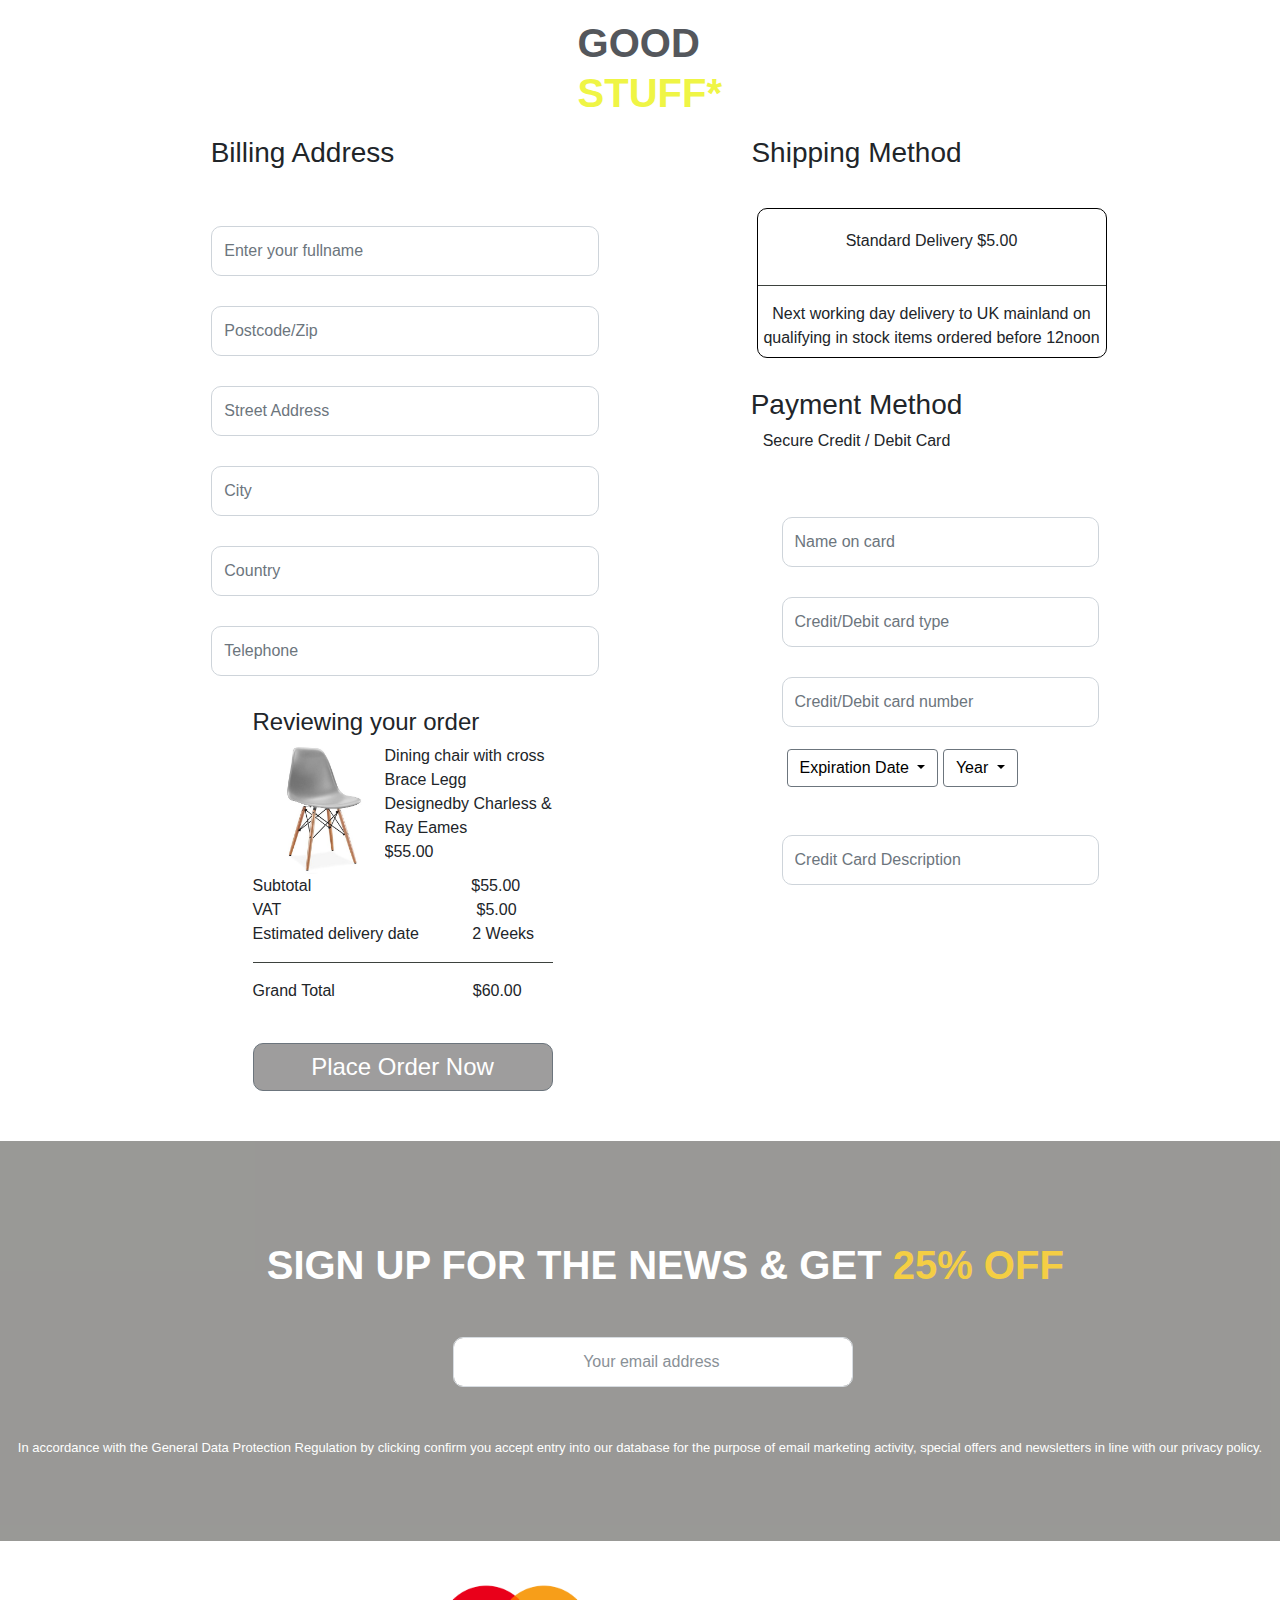
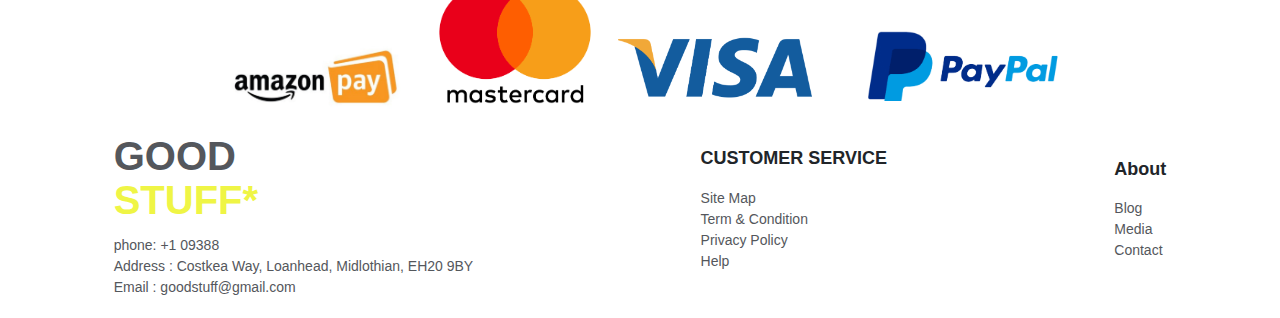
<file: checkout.html>
<!DOCTYPE html>
<html>
    <head>
        <title>Good Stuff</title>
        <link rel="stylesheet" type="text/css" href="css/style.css">
        <link href="css/bootstrap.css" rel="stylesheet" />
        <link rel="stylesheet" href="https://use.fontawesome.com/releases/v5.6.3/css/all.css"/>
        <link rel="icon" href="img/shopping-cart.png">
    </head>
    <body>
        <div class="navbar navbar-expand-lg navbar-light bg-transparent" style="border-radius: 10px;">
            <button class="navbar-toggler" type="button" data-toggle="collapse" data-target="#navbarText" aria-controls="navbarText" aria-expanded="false" aria-label="Toggle navigation">
                <span class="navbar-toggler-icon"></span>
            </button>
            <div class="collapse navbar-collapse" id="navbarText"></div>    
            <div id="header_logo_checkout" onClick="location.href='homepage.html'">
                <a id="color_gray" class="navbar-brand" href="#" style="font-size: 40px;font-weight: bold;">GOOD</a>
                <a id="color_yellow" class="navbar-brand" href="#" style="font-size: 40px;font-weight: bold;margin-top: -20px;">STUFF*</a>
            </div>
        </div>
        <div id="flexdir_row_chk" style="margin-left: -175px;">
            <div id="flexdir_column">
                <h3 style="text-align: center;justify-content: center;">Billing Address</h3>
                <div id="search_2" style="height: 80px;">
                    <form class="form-inline my-2 my-lg-5" id="navBarSearchForm" style="margin: 0px auto;margin-left: 35%;">
                        <input style="text-align: left;width: 600px;border-radius: 10px;height: 50px;" class="form-control mr-lg-2" type="search" placeholder="Enter your fullname" aria-label="Search">
                    </form>
                </div>
                <div id="search_2" style="height: 80px;">
                    <form class="form-inline my-2 my-lg-5" id="navBarSearchForm" style="margin: 0px auto;margin-left: 35%;">
                        <input style="text-align: left;width: 600px;border-radius: 10px;height: 50px;" class="form-control mr-lg-2" type="search" placeholder="Postcode/Zip" aria-label="Search">
                    </form>
                </div>
                <div id="search_2" style="height: 80px;">
                    <form class="form-inline my-2 my-lg-5" id="navBarSearchForm" style="margin: 0px auto;margin-left: 35%;">
                        <input style="text-align: left;width: 600px;border-radius: 10px;height: 50px;" class="form-control mr-lg-2" type="search" placeholder="Street Address" aria-label="Search">
                    </form>
                </div>
                <div id="search_2" style="height: 80px;">
                    <form class="form-inline my-2 my-lg-5" id="navBarSearchForm" style="margin: 0px auto;margin-left: 35%;">
                        <input style="text-align: left;width: 600px;border-radius: 10px;height: 50px;" class="form-control mr-lg-2" type="search" placeholder="City" aria-label="Search">
                    </form>
                </div>
                <div id="search_2" style="height: 80px;">
                    <form class="form-inline my-2 my-lg-5" id="navBarSearchForm" style="margin: 0px auto;margin-left: 35%;">
                        <input style="text-align: left;width: 600px;border-radius: 10px;height: 50px;" class="form-control mr-lg-2" type="search" placeholder="Country" aria-label="Search">
                    </form>
                </div>
                <div id="search_2" style="height: 80px;">
                    <form class="form-inline my-2 my-lg-5" id="navBarSearchForm" style="margin: 0px auto;margin-left: 35%;">
                        <input style="text-align: left;width: 600px;border-radius: 10px;height: 50px;" class="form-control mr-lg-2" type="search" placeholder="Telephone" aria-label="Search">
                    </form>
                </div>
                <div id="flexdir_column" style="margin: auto;margin-top: 50px;width: 500px;padding-left: 200px;">
                    <h4>Reviewing your order</h4>
                    <div id="flexdir_row">
                        <div id="kursi_2_chk"></div>
                        <div id="flexdir_column">
                            <span>Dining chair with cross Brace Legg</span>
                            <span>Designedby Charless & Ray Eames</span>
                            <span>$55.00</span>
                        </div>
                    </div>
                    <span>Subtotal &nbsp;&nbsp;&nbsp;&nbsp;&nbsp;&nbsp;&nbsp;&nbsp;&nbsp;&nbsp;&nbsp;&nbsp;&nbsp;&nbsp;&nbsp;&nbsp;&nbsp;&nbsp;&nbsp;&nbsp;&nbsp;&nbsp;&nbsp;&nbsp;&nbsp;&nbsp;&nbsp;&nbsp;&nbsp;&nbsp;&nbsp;&nbsp;&nbsp;&nbsp; $55.00</span>
                    <span>VAT &nbsp;&nbsp;&nbsp;&nbsp;&nbsp;&nbsp;&nbsp;&nbsp;&nbsp;&nbsp;&nbsp;&nbsp;&nbsp;&nbsp;&nbsp;&nbsp;&nbsp;&nbsp;&nbsp;&nbsp;&nbsp;&nbsp;&nbsp;&nbsp;&nbsp;&nbsp;&nbsp;&nbsp;&nbsp;&nbsp;&nbsp;&nbsp;&nbsp;&nbsp;&nbsp;&nbsp;&nbsp;&nbsp;&nbsp;&nbsp;&nbsp;&nbsp; $5.00</span>
                    <span>Estimated delivery date &nbsp;&nbsp;&nbsp;&nbsp;&nbsp;&nbsp;&nbsp;&nbsp;&nbsp;&nbsp; 2 Weeks</span>
                    <hr style="width: 100%;height: 0px !important;">
                    <span>Grand Total &nbsp;&nbsp;&nbsp;&nbsp;&nbsp;&nbsp;&nbsp;&nbsp;&nbsp;&nbsp;&nbsp;&nbsp;&nbsp;&nbsp;&nbsp;&nbsp;&nbsp;&nbsp;&nbsp;&nbsp;&nbsp;&nbsp;&nbsp;&nbsp;&nbsp;&nbsp;&nbsp;&nbsp;&nbsp; $60.00</span>
                    <button type="button" class="btn btn-secondary" style="margin-top: 40px;padding: 5px 40px 5px 40px;font-size: 24px;border-radius: 10px;background-color: #9e9d9d !important;">Place Order Now</button>
                </div>     
            </div>
            <div id="flexdir_column" style="height: 400px;">
                <h3 style="text-align: center;justify-content: center;">Shipping Method</h3>
                <div id="flexdir_column" style="border-radius: 10px;border: 1px solid black;width: 350px;height: 150px;text-align: center;margin-left: 150px;margin-top: 30px;margin-bottom: 30px;">
                    <p style="height: auto;padding-top: 20px;">Standard Delivery $5.00</p>
                    <hr style="width: 100%;">
                    <p>Next working day delivery to UK mainland on qualifying in stock items ordered before 12noon</p>
                </div>
                <h3 style="text-align: center;justify-content: center;">Payment Method</h3>
                <p style="text-align: center;justify-content: center;">Secure Credit / Debit Card</p>
                <div id="search_2" style="height: 80px;">
                        <form class="form-inline my-2 my-lg-5" id="navBarSearchForm" style="margin: 0px auto;margin-left: 35%;">
                            <input style="text-align: left;width: 400px;border-radius: 10px;height: 50px;" class="form-control mr-lg-2" type="search" placeholder="Name on card" aria-label="Search">
                        </form>
                    </div>
                    <div id="search_2" style="height: 80px;">
                        <form class="form-inline my-2 my-lg-5" id="navBarSearchForm" style="margin: 0px auto;margin-left: 35%;">
                            <input style="text-align: left;width: 400px;border-radius: 10px;height: 50px;" class="form-control mr-lg-2" type="search" placeholder="Credit/Debit card type" aria-label="Search">
                        </form>
                    </div>
                    <div id="search_2" style="height: 80px;">
                        <form class="form-inline my-2 my-lg-5" id="navBarSearchForm" style="margin: 0px auto;margin-left: 35%;">
                            <input style="text-align: left;width: 400px;border-radius: 10px;height: 50px;" class="form-control mr-lg-2" type="search" placeholder="Credit/Debit card number" aria-label="Search">
                        </form>
                    </div>
                    <div class="dropdown" style="justify-content: center;margin: auto;margin-top: 40px;margin-left: 180px;">
                        <button style="background-color: transparent !important;color: black;" class="btn btn-secondary dropdown-toggle" type="button" id="dropdownMenuButton" data-toggle="dropdown" aria-haspopup="true" aria-expanded="false">
                            Expiration Date
                        </button>
                        <div class="dropdown-menu" aria-labelledby="dropdownMenuButton">    
                            <a class="dropdown-item" href="#">2019</a>
                            <a class="dropdown-item" href="#">2018</a>
                            <a class="dropdown-item" href="#">2017</a>
                            <a class="dropdown-item" href="#">2016</a>
                            <a class="dropdown-item" href="#">2015</a>
                            <a class="dropdown-item" href="#">2014</a>
                            <a class="dropdown-item" href="#">2013</a>
                            <a class="dropdown-item" href="#">2012</a>
                            <a class="dropdown-item" href="#">2011</a>
                            <a class="dropdown-item" href="#">2010</a>
                        </div>
                        <button style="background-color: transparent !important;color: black;" class="btn btn-secondary dropdown-toggle" type="button" id="dropdownMenuButton" data-toggle="dropdown" aria-haspopup="true" aria-expanded="false">
                                Year
                        </button>
                        <div class="dropdown-menu" aria-labelledby="dropdownMenuButton">
                            <a class="dropdown-item" href="#">2019</a>
                            <a class="dropdown-item" href="#">2018</a>
                            <a class="dropdown-item" href="#">2017</a>
                            <a class="dropdown-item" href="#">2016</a>
                            <a class="dropdown-item" href="#">2015</a>
                            <a class="dropdown-item" href="#">2014</a>
                            <a class="dropdown-item" href="#">2013</a>
                            <a class="dropdown-item" href="#">2012</a>
                            <a class="dropdown-item" href="#">2011</a>
                            <a class="dropdown-item" href="#">2010</a>
                        </div>
                    </div> 
                    <div id="search_2" style="height: 80px;">
                        <form class="form-inline my-2 my-lg-5" id="navBarSearchForm" style="margin: 0px auto;margin-left: 35%;">
                            <input style="text-align: left;width: 400px;border-radius: 10px;height: 50px;" class="form-control mr-lg-2" type="search" placeholder="Credit Card Description" aria-label="Search">
                        </form>
                    </div> 
            </div>
        </div>
        <div id="content_subs2">
            <div id="flexdir_column">
                <div id="content_last2" style="background-color: #807f7c !important;">
                    <div id="content_8_shop">
                        <h1 id="color_white" style="font-weight: bold;margin-left: 20%;">SIGN UP FOR THE NEWS & GET <span style="color: #f2c316;font-weight: bold;">25% OFF</span></h1>
                        <div id="search_2">
                            <form class="form-inline my-2 my-lg-5" id="navBarSearchForm" style="margin: 0px auto;margin-left: 35%;">
                                <input style="text-align: center;width: 400px;border-radius: 10px;height: 50px;" class="form-control mr-lg-2" type="search" placeholder="Your email address" aria-label="Search">
                            </form>
                        </div>
                        <span style="text-align: center;font-size: 13px;color: white;">In accordance with the General Data Protection Regulation by clicking confirm you accept entry into our database for the purpose of email marketing activity, special offers and newsletters in line with our privacy policy.</span>
                    </div>
                </div>
            </div> 
        </div>
         <div id="content_footer" style="height: 100%;">
            <div id="flexdir_row4" style="justify-content: center;height: 150px;margin-top: 30px;">
                <div id="image1"></div>
                <div id="image2"></div>
                <div id="image3"></div>
                <div id="image4"></div>
            </div> 
            <div id="flexdir_row4" style="justify-content: space-around;margin-bottom: 20px;">
                <div id="flexdir_column">
                    <a id="color_gray" class="navbar-brand" href="#" style="font-size: 40px;font-weight: bold;">GOOD</a><br>
                    <a id="color_yellow" class="navbar-brand" href="#" style="font-size: 40px;margin-top: -50px;font-weight: bold;">STUFF*</a>
                    <a href="#" style="color: #54575c;font-size: 14px;">phone: +1 09388</a>
                    <a href="#" style="color: #54575c;font-size: 14px;">Address : Costkea Way, Loanhead, Midlothian, EH20 9BY</a>
                    <a href="#" style="color: #54575c;font-size: 14px;">Email : goodstuff@gmail.com</a>
                </div>
                <div id="flexdir_column" style="justify-content: center;">
                    <h4 style="font-weight: bold;font-size: 18px;">CUSTOMER SERVICE</h4>
                    <a href="#" style="color: #54575c;font-size: 14px;margin-top: 10px;">Site Map</a>
                    <a href="#" style="color: #54575c;font-size: 14px;">Term & Condition</a>
                    <a href="#" style="color: #54575c;font-size: 14px;">Privacy Policy</a>
                    <a href="#" style="color: #54575c;font-size: 14px;">Help</a>
                </div>
                <div id="flexdir_column" style="justify-content: center;">
                    <h4 style="font-weight: bold;font-size: 18px;">About</h4>
                    <a href="#" style="color: #54575c;font-size: 14px;margin-top: 10px;">Blog</a>
                    <a href="#" style="color: #54575c;font-size: 14px;">Media</a>
                    <a href="#" style="color: #54575c;font-size: 14px;">Contact</a>
                </div>
            </div>
         </div> 
    <!-- Script -->
    <script src="https://code.jquery.com/jquery-3.2.1.slim.min.js" integrity="sha384-KJ3o2DKtIkvYIK3UENzmM7KCkRr/rE9/Qpg6aAZGJwFDMVNA/GpGFF93hXpG5KkN" crossorigin="anonymous"></script>
    <script src="https://cdnjs.cloudflare.com/ajax/libs/popper.js/1.11.0/umd/popper.min.js" integrity="sha384-b/U6ypiBEHpOf/4+1nzFpr53nxSS+GLCkfwBdFNTxtclqqenISfwAzpKaMNFNmj4" crossorigin="anonymous"></script>
    <script src="https://maxcdn.bootstrapcdn.com/bootstrap/4.0.0-beta/js/bootstrap.min.js" integrity="sha384-h0AbiXch4ZDo7tp9hKZ4TsHbi047NrKGLO3SEJAg45jXxnGIfYzk4Si90RDIqNm1" crossorigin="anonymous"></script>
    <!-- Script -->
    </body>
</html>
</file>
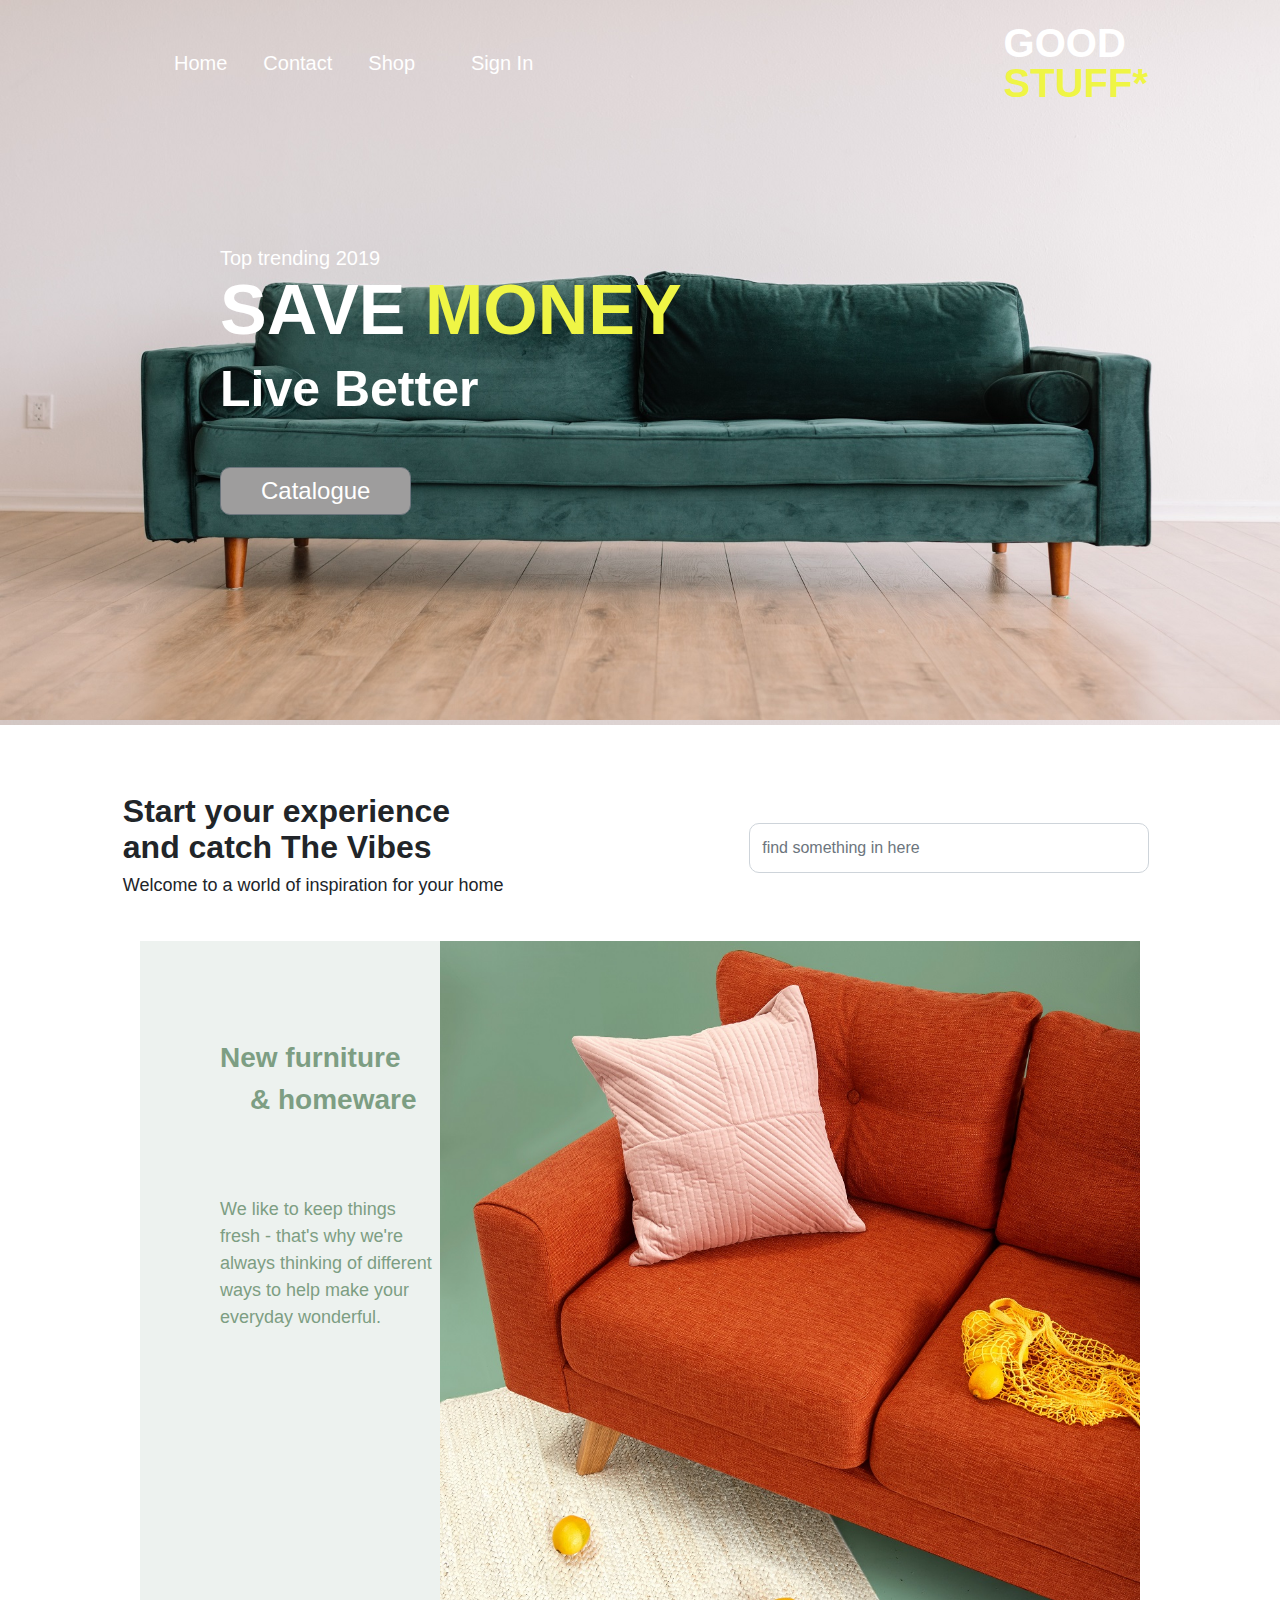
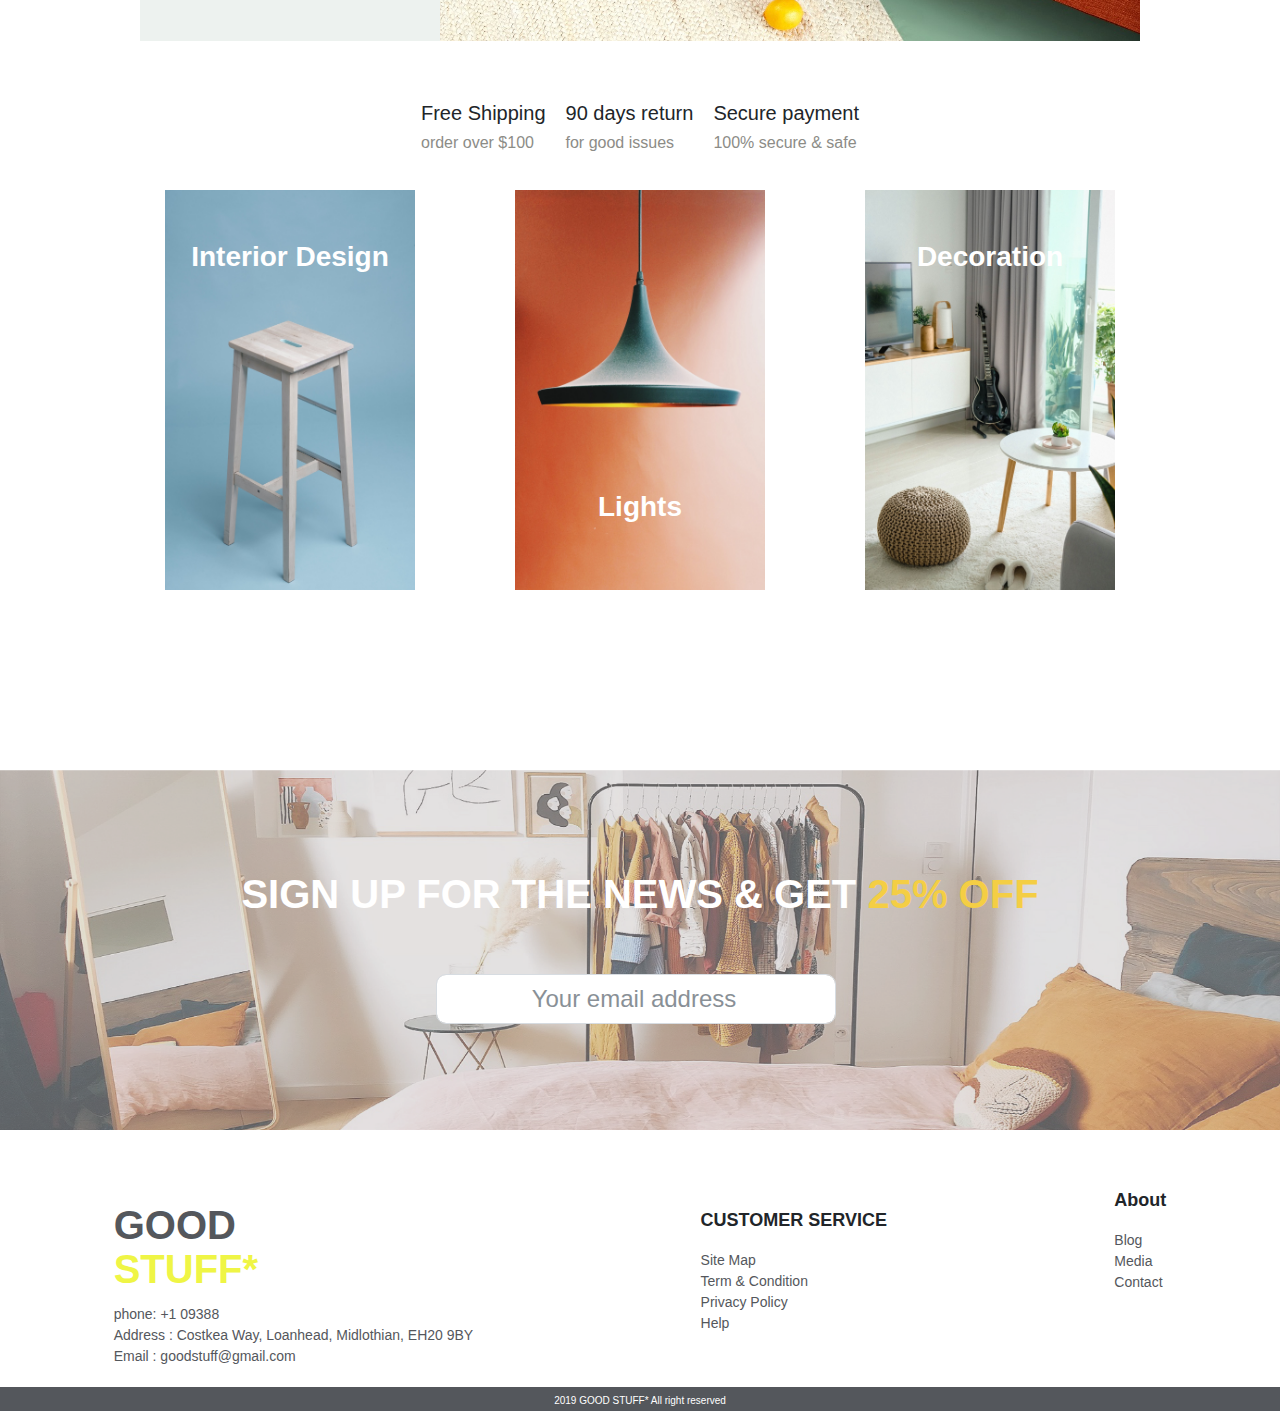
<file: homepage.html>
<!DOCTYPE html>
<html>
    <head>
        <title>Good Stuff</title>
        <link rel="stylesheet" type="text/css" href="css/style.css">
        <link href="css/bootstrap.css" rel="stylesheet" />
        <link rel="stylesheet" href="https://use.fontawesome.com/releases/v5.6.3/css/all.css"/>
        <link rel="icon" href="img/shopping-cart.png">
    </head>
    <body>
        <div id="background_img">
        <nav class="navbar navbar-expand-lg navbar-light bg-transparent">
            <button class="navbar-toggler" type="button" data-toggle="collapse" data-target="#navbarText" aria-controls="navbarText" aria-expanded="false" aria-label="Toggle navigation">
            <span class="navbar-toggler-icon"></span>
            </button>
            <div class="collapse navbar-collapse" id="navbarText">
                <ul class="navbar-nav mr-auto">
                    <li class="nav-item active">
                    <a class="nav-link" href="#" style="margin-left: 150px; font-size: 20px;color: white;">Home <span class="sr-only">(current)</span></a>
                    </li>
                    <li class="nav-item">
                    <a class="nav-link" href="#" style="font-size: 20px;margin-left: 20px;color: white;">Contact</a>
                    </li>
                    <li class="nav-item">
                    <a class="nav-link" href="shop.html" style="font-size: 20px;margin-left: 20px;color: white;">Shop</a>
                    </li>
                    <li class="nav-item">
                        <a class="nav-link" href="login.html" style="margin-left: 40px;font-size: 20px;color: white;">Sign In</a>
                    </li>
                </ul>
            </div>
            <div id="header_logo">
                <a id="color_white" class="navbar-brand" href="#" style="font-size: 40px;font-weight: bold;">GOOD</a>
                <a id="color_yellow" class="navbar-brand" href="#" style="font-size: 40px;margin-top: -30px;font-weight: bold;">STUFF*</a>
            </div>
        </nav>
        <div id="content">
            <div id="content_1">
                <h4 id="color_white" style="font-size: 20px;font-family: Arial, Helvetica, sans-serif;">Top trending 2019</h4>
                <p id="color_white" style="font-size: 70px;margin-top: -20px;font-weight: bold;">SAVE&nbsp;<span id="color_yellow">MONEY</span></p>
                <h2 id="color_white" style="font-size: 50px;margin-top: -20px;font-weight: bold;">Live Better</h2>
                <button type="button" class="btn btn-secondary" style="margin-top: 40px;padding: 5px 40px 5px 40px;font-size: 24px;border-radius: 10px;background-color: #9e9d9d !important;">Catalogue</button>
            </div>
        </div>
        </div>
        <div id="content_main">
            <div id="flexdir_row">
                <div id="content_2s">
                    <h2 style="font-weight: bold;">Start your experience</h2>
                    <h2 style="margin-top: -10px;font-weight: bold;">and catch The Vibes</h2>
                    <h4 style="font-size: 18px;">Welcome to a world of inspiration for your home</h4>
                </div>
                <div id="search">
                    <form class="form-inline my-2 my-lg-5" id="navBarSearchForm">
                        <input style="width: 400px;height: 50px;border-radius: 10px;border-color: black solid 1px;" class="form-control mr-sm-2" type="search" placeholder="find something in here" aria-label="Search">
                    </form>
                </div>
            </div>
            <div id="flexdir_row2">
                <div id="content_3">
                    <h3 style="font-weight: bold;">New furniture</h3>
                    <h3 style="margin-left: 30px;font-weight: bold;">& homeware</h3>
                    <p style="margin-top: 80px;font-size: 18px;">We like to keep things fresh -
                            that's why we're always thinking
                            of different ways to help make
                            your everyday wonderful.</p>
                </div>
                <div id="content_4"/> 
            </div>
         </div> 
         <div id="content_main2">
            <div id="flexdir_row3" >
                <div id="content_2">
                    <h3 style="font-size: 20px;">Free Shipping</h3>
                    <h4 style="font-size: 16px;color: #8c8c87;">order over $100</h4>
                </div>
                <div id="content_2">
                    <h3 style="font-size: 20px;">90 days return</h3>
                    <h4 style="font-size: 16px;color: #8c8c87;">for good issues</h4>
                </div>
                <div id="content_2">
                    <h3 style="font-size: 20px;font-size: 20px;">Secure payment</h3>
                    <h4 style="font-size: 16px;color: #8c8c87;">100% secure & safe</h4>
                </div>
            </div>
            <div id="flexdir_row2">
                <div id="content_5">
                    <h3 style="color: white;text-align: center;margin-top: 50px;font-weight: bold;">Interior Design</h3>
                </div>
                <div id="content_6" style="margin-left: 100px;">
                    <h3 style="color: white;margin-top: 300px;text-align: center;font-weight: bold;">Lights</h3>
                </div>
                <div id="content_7" style="margin-left: 100px;">
                    <h3 style="color: white;margin: 50px;text-align: center;font-weight: bold;">Decoration</h3>
                </div>
            </div>
         </div>
         <div id="content_subs">
            <div id="flexdir_column">
                <div id="content_last">
                    <div id="content_8">
                        <h1 id="color_white" style="font-weight: bold;">SIGN UP FOR THE NEWS & GET <span style="color: #f2c316;font-weight: bold;">25% OFF</span></h1>
                        <div id="search">
                            <form class="form-inline my-2 my-lg-5" id="navBarSearchForm" style="margin: 0px auto;"">
                                <input style="text-align: center;width: 400px;border-radius: 10px;height: 50px;font-size: 24px;" class="form-control mr-lg-2" type="search" placeholder="Your email address" aria-label="Search">
                            </form>
                        </div>
                    </div>
                </div>
            </div> 
         </div>
         <div id="content_footer" style="height: 100%;margin-top: 50px;">
            <div id="flexdir_row4" style="justify-content: space-around;margin-bottom: 20px;">
                <div id="flexdir_column">
                    <a id="color_gray" class="navbar-brand" href="#" style="font-size: 40px;font-weight: bold;">GOOD</a><br>
                    <a id="color_yellow" class="navbar-brand" href="#" style="font-size: 40px;margin-top: -50px;font-weight: bold;">STUFF*</a>
                    <a href="#" style="color: #54575c;font-size: 14px;">phone: +1 09388</a>
                    <a href="#" style="color: #54575c;font-size: 14px;">Address : Costkea Way, Loanhead, Midlothian, EH20 9BY</a>
                    <a href="#" style="color: #54575c;font-size: 14px;">Email : goodstuff@gmail.com</a>
                </div>
                <div id="flexdir_column">
                    <h4 style="font-weight: bold;font-size: 18px;margin-top:20px;">CUSTOMER SERVICE</h4>
                    <a href="#" style="color: #54575c;font-size: 14px;margin-top: 10px;">Site Map</a>
                    <a href="#" style="color: #54575c;font-size: 14px;">Term & Condition</a>
                    <a href="#" style="color: #54575c;font-size: 14px;">Privacy Policy</a>
                    <a href="#" style="color: #54575c;font-size: 14px;">Help</a>
                </div>
                <div id="flexdir_column">
                    <h4 style="font-weight: bold;font-size: 18px;">About</h4>
                    <a href="#" style="color: #54575c;font-size: 14px;margin-top: 10px;">Blog</a>
                    <a href="#" style="color: #54575c;font-size: 14px;">Media</a>
                    <a href="#" style="color: #54575c;font-size: 14px;">Contact</a>
                </div>
            </div>
         </div>
         <div id="real_footer">
             <a style="font-size: 10px;color: white;">2019 GOOD STUFF* All right reserved</a>
         </div>    
    <!--  -->
    <script src="https://code.jquery.com/jquery-3.2.1.slim.min.js" integrity="sha384-KJ3o2DKtIkvYIK3UENzmM7KCkRr/rE9/Qpg6aAZGJwFDMVNA/GpGFF93hXpG5KkN" crossorigin="anonymous"></script>
    <script src="https://cdnjs.cloudflare.com/ajax/libs/popper.js/1.11.0/umd/popper.min.js" integrity="sha384-b/U6ypiBEHpOf/4+1nzFpr53nxSS+GLCkfwBdFNTxtclqqenISfwAzpKaMNFNmj4" crossorigin="anonymous"></script>
    <script src="https://maxcdn.bootstrapcdn.com/bootstrap/4.0.0-beta/js/bootstrap.min.js" integrity="sha384-h0AbiXch4ZDo7tp9hKZ4TsHbi047NrKGLO3SEJAg45jXxnGIfYzk4Si90RDIqNm1" crossorigin="anonymous"></script>
    <!--  -->
    </body>
</html>
</file>
<file: css/style.css>
#header{
    display: flex;
}
#header_logo{
    display: flex;
    flex-direction: column;
    margin-right: 100px;
    font-family: 'Work Sans', sans-serif;
}
#header_logo_detail{
    display: flex;
    flex-direction: row;
    font-family: 'Work Sans', sans-serif;
    justify-content: center;
}
#header_logo_checkout{
    display: flex;
    flex-direction: column;
    font-family: 'Work Sans', sans-serif;
    justify-content: center;
    width: 55%;
    margin: auto;
}
#content{
    position: relative;
    background-color: transparent;
    z-index: 10;
    margin-top: 120px;
}
#content_main{
    position: relative;
    background-color: transparent;
    z-index: 10;
    margin-top: 50px;
}
#content_main2{
    position: relative;
    background-color: transparent;
    z-index: 10;
    margin-top: 50px;
}
#content_footer{
    display: flex;
    flex-direction: column;
    height: 350px;
    position: relative;
    z-index: 10;
    background-color: white;
}
#content_1{
    margin-left: 220px;
}
#content_2{
    display: flex;
    flex-direction: column;
    justify-content: center;
    padding: 10px;
}
#content_2s{
    display: flex;
    flex-direction: column;
    justify-content: center;
    margin-left: auto;
    margin-right: auto;
}
#content_3{
    color: #7D9E83;
    width: 300px;
    padding-left: 80px;
    margin-top: 20px;
    padding-top: 100px;
    background-color: #edf2ef;
}
#content_4{
    margin-top: 20px;
    Position: relative;
    width: 700px;
    height: 700px;
    background-size: 5%;
    background-image: url(../img/inside-weather-dbH_vy7vICE-unsplash.jpg);
    max-width: 100%;
    background-size:100% auto;
}
#flexdir_row{
    display: flex;
    flex-direction: row;
    background-color: white;
    justify-content: center;
}
#flexdir_row_chk{
    display: flex;
    flex-direction: row;
    background-color: white;
    justify-content: center;
}
#flexdir_row2{
    display: flex;
    flex-direction: row;
    justify-content: center;
}
#flexdir_row3{
    display: flex;
    flex-direction: row;
    background-color: white;
    justify-content: center;
}
#flexdir_row4{
    display: flex;
    flex-direction: row;
    background-color:white;
    justify-content: flex-start;
}
#search{
    display: flex;
    justify-content: center;
    margin: 0px auto;
}
#search2{
    display: flex;
    justify-content: center;
    margin: 0px auto;
}
#navBarSearchForm input[type=text]{width:430px !important;}
#color_white{
    color: white;
}
#color_yellow{
    color: #eff545;
}
#color_gray{
    color: #54575c;
}
#background_img{
    margin: 0px auto;
    Position: relative;
    width: 1920px;
    height: 725px;
    background-size: 100%;
    background-image: url(../img/phillip-goldsberry-fZuleEfeA1Q-unsplash.jpg);
    max-width: 100%;
    background-size:100% auto;
}
#content_5{
    margin-top: 20px;
    Position: relative;
    width: 250px;
    height: 400px;
    background-image: url(../img/ruslan-bardash-4kTbAMRAHtQ-unsplash.jpg);
    max-width: 100%;
    background-size:100% auto;
}
#content_6{
    margin-top: 20px;
    Position: relative;
    width: 250px;
    height: 400px;
    background-image: url(../img/chuttersnap-11Jrs2ZY_cA-unsplash.jpg);
    max-width: 100%;
    background-size:100% auto;
}
#content_7{
    margin-top: 20px;
    Position: relative;
    width: 250px;
    height: 400px;
    background-image: url(../img/minh-pham-1_B4Zzh7UpQ-unsplash.jpg);
    max-width: 100%;
    background-size:100% auto;
}
#content_last{
    position: relative;
    background-color: transparent;
    display: flex;
    justify-content: center;
    z-index: 10;
    width: 100%;
    height: 700px;
    background-image: url(../img/room-artboard4-04.png);
    max-width: 100%;
    background-size:100% auto;
    opacity: 0.8;
}
#content_last2{
    margin-top: 50px;
    display: flex;
    justify-content: center;
    position: relative;
    background-color: darkgrey;
    z-index: 10;
    width: 100%;
    height: 400px;
    max-width: 100%;
    background-size:100% auto;
    opacity: 0.8;
}
#flexdir_column{
    display: flex;
    flex-direction: column;
    background-color: transparent;
}
#content_8{
    position: relative;
    background-color: transparent;
    z-index: 10;
    margin-top: 280px;
}
#content_8_shop{
    position: relative;
    background-color: transparent;
    z-index: 10;
    margin-top: 100px;
}
#content_subs{
    position: relative;
    background-color: transparent;
    z-index: 10;
    height: 550px;
}
#real_footer{
    background-color: #54575c;
    text-align: center;
}
::placeholder{
    color: #d6d4ce;
}
#div_gambar{
    margin-top: 20px;
    Position: relative;
    width: 400px;
    height: 500px;
    background-image: url(../img/loginrev.png);
    max-width: 100%;
    background-size:100% auto;
    opacity: 0.9;
}
#flexdir_row_login{
    display: flex;
    flex-direction: row;
    background-color: transparent;
    padding-top: 70px;
    justify-content: center;
}
#div_form{
    display: flex;
    flex-direction: column;
    margin-top: 20px;
    Position: relative;
    width: 400px;
    height: 500px;
    background-color: white;
    max-width: 100%;
    background-size:100% auto;
    justify-content: center;
}
#back_sale{
    margin: 0px auto;
    Position: relative;
    width: 1920px;
    height: 725px;
    background-size: 100%;
    background-image: url(../img/two-assorted-color-padded-chairs-near-side-table-1350789.jpg);
    max-width: 100%;
    background-size:100% auto;
    opacity: 1;
}
#flexdir_row_shop1{
    display: flex;
    flex-direction: row;
    background-color: transparent;
    justify-content: center;
    margin-top: 20px;
}
#flexdir_column_shop1{
    display: flex;
    flex-direction: column;
    background-color: transparent;
    justify-content: center;
}
#kursi_1{
    margin-top: 20px;
    Position: relative;
    width: 250px;
    height: 250px;
    background-image: url(../img/white-chair.PNG);
    max-width: 100%;
    background-size:100% auto;
}
#kursi_1_detail{
    Position: relative;
    width: 500px;
    height: 400px;
    background-image: url(../img/015_800x.jpg);
    max-width: 100%;
    background-size:80% auto;
    margin-top: -35px;
}
#kursi_2{
    margin-top: 20px;
    Position: relative;
    width: 250px;
    height: 250px;
    background-image: url(../img/015_800x.jpg);
    max-width: 100%;
    background-size:100% auto;
}
#kursi_2_chk{
    Position: relative;
    width: 200px;
    height: 130px;
    background-image: url(../img/015_800x.jpg);
    max-width: 100%;
    background-size:100% auto;
}
#kursi_3{
    margin-top: 20px;
    Position: relative;
    width: 250px;
    height: 250px;
    background-image: url(../img/Vitra-Eames-DAW-Plastic-Upholstered-Armchair.PNG);
    max-width: 100%;
    background-size:100% auto;
}
#kursi_4{
    margin-top: 20px;
    Position: relative;
    width: 250px;
    height: 250px;
    background-image: url(../img/jarstool.jpg);
    max-width: 100%;
    background-size:100% auto;
}
#content_shop{
    display: flex;
    flex-direction: column;
    background-color: white;
    padding-top: 100px;
}
#image1{
    width: 200px;
    height: 150px;
    max-width: 100%;
    background-size: 100% auto;
    background-image: url(../img/amazon.png);
    margin-top: 50px;
}
#image2{
    width: 200px;
    height: 150px;
    max-width: 100%;
    background-size: 100% auto;
    background-image: url(../img/mastercard.png);
}
#image3{
    width: 200px;
    height: 200px;
    max-width: 100%;
    background-size: 100% auto;
    background-image: url(../img/visa-logo.png);
    margin-top: -50px;
}
#image4{
    width: 200px;
    height: 70px;
    max-width: 100%;
    background-size: 100% auto;
    background-image: url(../img/paypal.png);
    margin-top: 60px;
    margin-left: 50px;
}
hr {
    width: 40%;               
    background-color: #454a46;
    height: 5px !important;
  }
</file>
